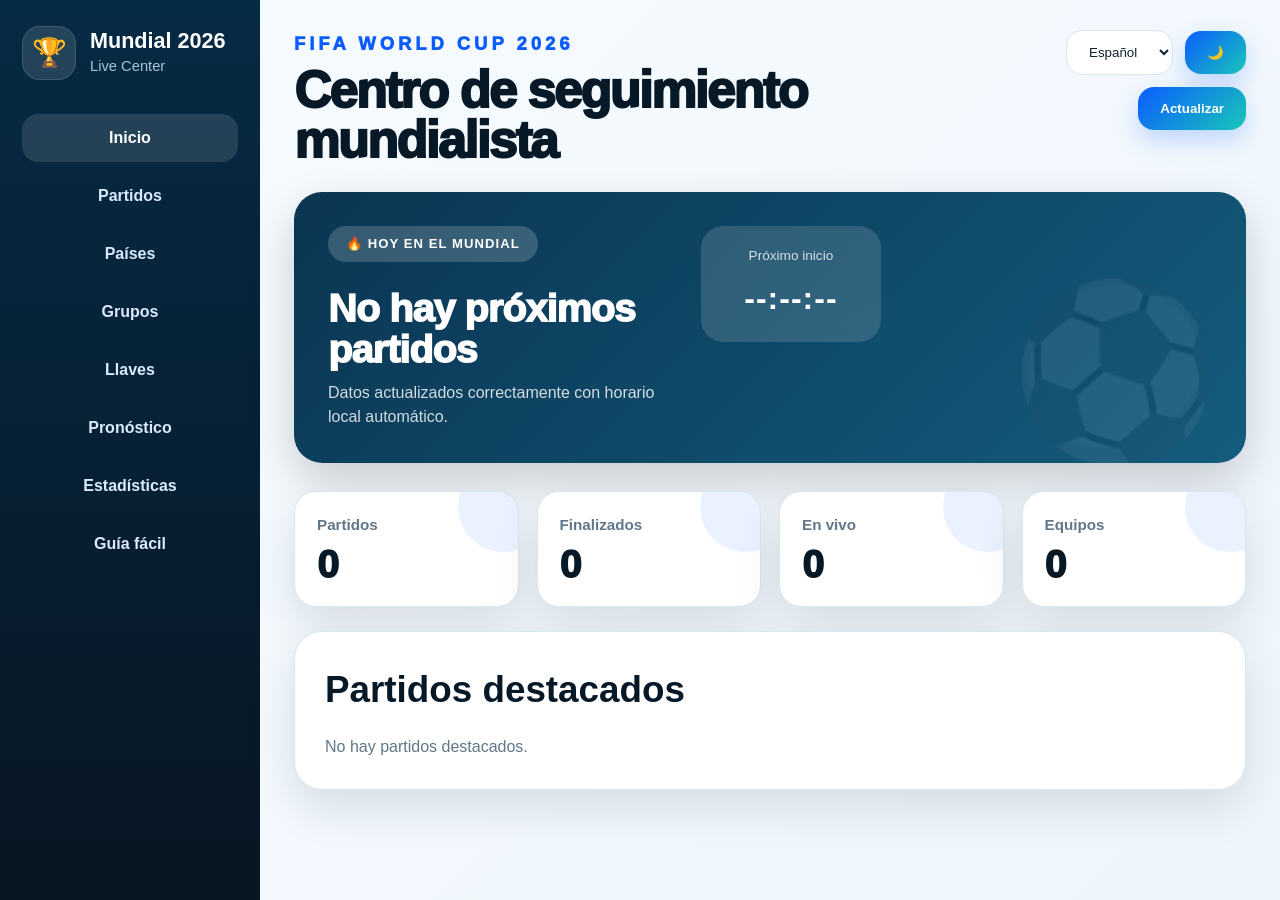
<file: index.html>
<!DOCTYPE html>
<html lang="es">
<head>
  <meta charset="UTF-8" />
  <meta name="viewport" content="width=device-width, initial-scale=1.0" />
  <title>Mundial 2026 Live Center</title>
  <link rel="stylesheet" href="assets/css/style.css" />
  <link rel="manifest" href="manifest.json" />
</head>

<body>
  <div class="app-shell">
    <aside class="sidebar">
      <div class="brand">
        <div class="brand-icon">🏆</div>
        <div>
          <strong>Mundial 2026</strong>
          <span>Live Center</span>
        </div>
      </div>

      <nav class="menu">
        <button onclick="showSection('inicio')" class="active">Inicio</button>
        <button onclick="showSection('partidos')">Partidos</button>
        <button onclick="showSection('paises')">Países</button>
        <button onclick="showSection('grupos')">Grupos</button>
        <button onclick="showSection('llaves')">Llaves</button>
        <button onclick="showSection('pronostico')">Pronóstico</button>
        <button onclick="showSection('estadisticas')">Estadísticas</button>
        <button onclick="showSection('asistente')">Guía fácil</button>
      </nav>
    </aside>

    <main class="main-content">
      <header class="topbar">
        <div>
          <span class="eyebrow">FIFA World Cup 2026</span>
          <h1 id="titleApp">Centro de seguimiento mundialista</h1>
        </div>

        <div class="top-actions">
          <select id="languageSelect" onchange="changeLanguage()">
            <option value="es">Español</option>
            <option value="en">English</option>
          </select>

          <button onclick="toggleTheme()">🌙</button>
          <button onclick="loadData()">Actualizar</button>
        </div>
      </header>

      <section id="inicio" class="panel active">
        <div class="hero-card">
            <div class="hero-header">
                <div>
                    <span class="hero-badge" id="heroBadge">
                    🔥 Hoy en el Mundial
                    </span>
                    <h2 id="nextMatch">
                        Cargando partidos...
                    </h2>
                    <p id="smartNote">
                        Sincronizando información...
                    </p>
               </div>
               <div class="countdown-card">
                    <span>Próximo inicio</span>
                    <strong id="countdown">
                        --:--:--
                    </strong>
               </div>
            </div>
        <div
          id="todayMatches"
          class="today-matches">
        </div>

      </div>

        <div class="kpi-grid">
          <article><span>Partidos</span><strong id="totalMatches">0</strong></article>
          <article><span>Finalizados</span><strong id="finishedMatches">0</strong></article>
          <article><span>En vivo</span><strong id="liveMatches">0</strong></article>
          <article><span>Equipos</span><strong id="totalTeams">0</strong></article>
        </div>

        <section class="panel-card">
          <h2 id="featuredTitle">Partidos destacados</h2>
          <div id="featuredMatches" class="match-list"></div>
        </section>
      </section>

      <section id="partidos" class="panel">
        <div class="section-title">
          <h2 id="calendarTitle">Calendario y resultados</h2>
          <p id="calendarSubtitle">
          Consulta partidos próximos, en vivo y finalizados.
          </p>
        </div>

        <div class="filters">
           <button id="filterAll" onclick="renderMatches('all')">Todos</button>
           <button id="filterNext" onclick="renderMatches('next')">Próximos</button>
           <button id="filterLive" onclick="renderMatches('live')">En vivo</button>
           <button id="filterFinished" onclick="renderMatches('finished')">Finalizados</button>
        </div>

        
        <div id="matchesGrid" class="grid"></div>
      </section>

      <section id="paises" class="panel">
        <div class="section-title">
          <h2 id="countryTitle">Consulta por país</h2>
          <p id="countrySubtitle">
              Busca una selección participante del Mundial 2026.
          </p>
        </div>

        <div class="searchBox">
          <input id="countryInput" placeholder="Ejemplo: Colombia, Argentina, España" />
          <button onclick="searchCountry()">Buscar</button>
        </div>

        <div id="countryResult" class="result-area"></div>
      </section>

      <section id="grupos" class="panel">
        <div class="section-title">
          <h2 id="groupsTitle">Clasificación por grupos</h2>
          <p id="groupsSubtitle">
              Tabla actualizada con puntos y diferencia de gol.
          </p>
        </div>
        <div id="groupsGrid" class="groups"></div>
      </section>

      <section id="llaves" class="panel">
        <div class="section-title">
          <h2 id="bracketTitle">Llaves de eliminación directa</h2>
          <p id="bracketSubtitle">
              Se mostrarán cuando existan clasificados confirmados.
          </p>
        </div>
        <div id="bracket" class="bracket"></div>
      </section>

      <section id="pronostico" class="panel">
        <div class="section-title">
          <h2 id="predictionTitle">
              Mi pronóstico del Mundial 2026
          </h2>

          <p id="predictionSubtitle">
              Construye tu llave personalizada y descubre tu campeón proyectado.
          </p>
        </div>

        <div class="prediction-toolbar">
          <button id="btnGeneratePrediction" onclick="generatePrediction()">Generar pronóstico automático</button>
          <button id="btnResetPrediction" onclick="resetPrediction()">Reiniciar pronóstico</button>
        </div>

        <div class="prediction-layout">
          <div class="bracket-board" id="predictionBracket">
            <p id="predictionEmptyText" class="muted">Haz clic en “Generar pronóstico automático” para crear tu llave.</p>
          </div>

          <aside class="prediction-panel">
            <h3 id="championTitle">Campeón proyectado</h3>
            <div id="predictedChampion" class="champion-box">Por definir</div>

            <h3 id="oddsTitle">Probabilidades</h3>
            <div id="championOdds" class="odds-list"></div>

            <h3 id="analysisTitle">Análisis inteligente</h3>
            <p id="predictionAnalysis">El análisis se generará según tu pronóstico.</p>
          </aside>
        </div>
      </section>

      <section id="estadisticas" class="panel">
        <div class="section-title">
          <h2 id="statsTitle">
              Estadísticas del torneo
          </h2>

          <p id="statsSubtitle">
              Resumen visual de partidos, goles y estados del torneo.
          </p>
        </div>
        <div id="statsPanel" class="stats-grid"></div>
      </section>

      <section id="asistente" class="panel">
        <div class="section-title">
          <h2 id="guideTitle">
              Guía fácil del Mundial
          </h2>
    
          <p id="guideSubtitle">
              Explicaciones simples para usuarios que no conocen mucho de fútbol.
          </p>
        </div>

        <div class="guide-grid">

          <article>
            <strong id="guideWinTitle">Victoria</strong>
            <span id="guideWinDesc">El equipo suma 3 puntos.</span>
          </article>

          <article>
             <strong id="guideDrawTitle">Empate</strong>
             <span id="guideDrawDesc">Cada equipo suma 1 punto.</span>
          </article>

          <article>
            <strong id="guideLoseTitle">Derrota</strong>
            <span id="guideLoseDesc">No suma puntos.</span>
          </article>

          <article>
            <strong id="guideGoalTitle">Diferencia de gol</strong>
            <span id="guideGoalDesc">Goles a favor menos goles en contra.</span>
          </article>

          <article>
            <strong id="guideBracketTitle">Llaves</strong>
            <span id="guideBracketDesc">Desde eliminación directa, si pierdes quedas fuera.</span>
          </article>

        </div>
      </section>
    </main>
  </div>

<script src="assets/js/api.js"></script>
<script src="assets/js/language.js"></script>
<script src="assets/js/ui.js"></script>
<script src="assets/js/statistics.js"></script>
<script src="assets/js/dashboard.js"></script>
<script src="assets/js/prediction.js"></script>
<script src="assets/js/favorites.js"></script>
<script src="assets/js/assistant.js"></script>
<script src="assets/js/maps.js"></script>
<script src="assets/js/charts.js"></script>
<script src="assets/js/simulator.js"></script>
<script src="assets/js/app.js"></script>
</body>
</html>
</file>
<file: assets/css/style.css>
@import url("./variables.css");
@import url("./base.css");
@import url("./layout.css");
@import url("./components.css");
@import url("./prediction.css");
@import url("./animations.css");
@import url("./responsive.css");
</file>
